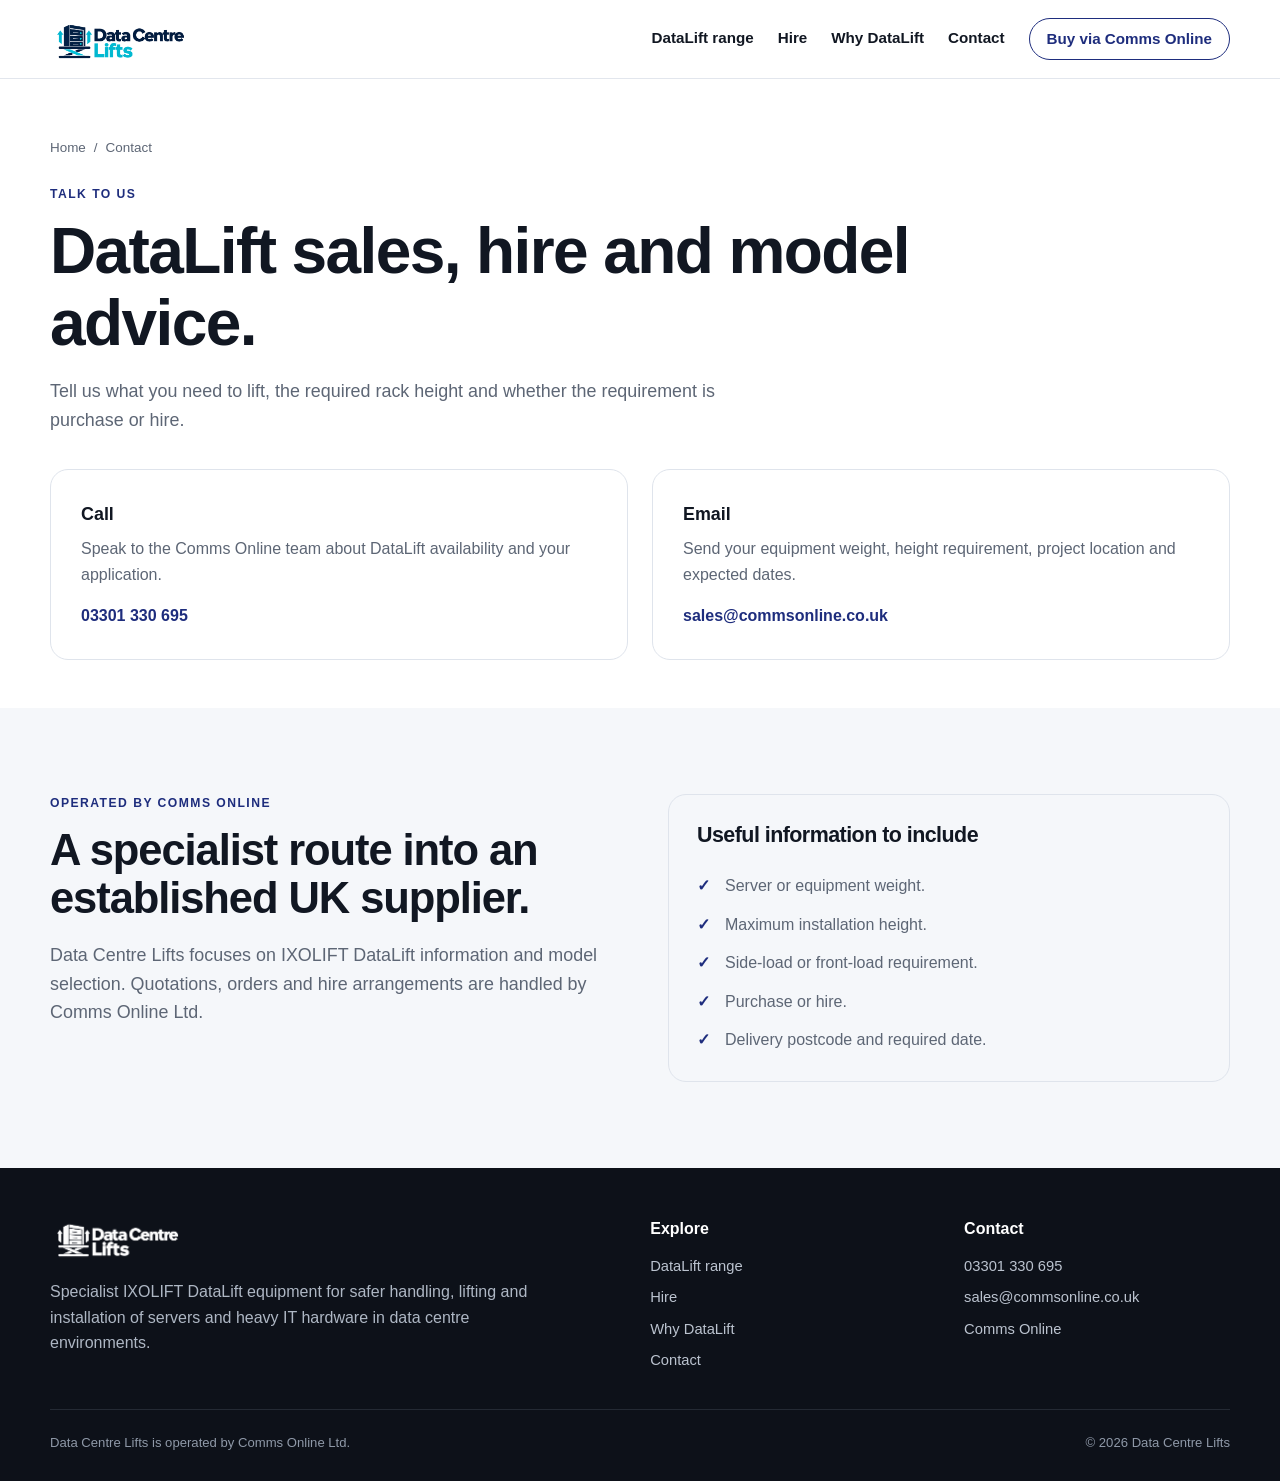
<file: contact.html>
<!doctype html>
    <html lang="en-GB">
    <head>
      <meta charset="utf-8">
      <meta name="viewport" content="width=device-width,initial-scale=1">
      <title>Contact Data Centre Lifts | IXOLIFT Sales & Hire</title>
      <meta name="description" content="Contact Data Centre Lifts for IXOLIFT DataLift sales, hire enquiries and model advice. Commercial supply is handled by Comms Online Ltd.">
      <link rel="canonical" href="https://datacentrelifts.co.uk/contact.html">
      <meta name="robots" content="index,follow,max-image-preview:large">
      <meta property="og:type" content="website">
      <meta property="og:site_name" content="Data Centre Lifts">
      <meta property="og:title" content="Contact Data Centre Lifts | IXOLIFT Sales & Hire">
      <meta property="og:description" content="Contact Data Centre Lifts for IXOLIFT DataLift sales, hire enquiries and model advice. Commercial supply is handled by Comms Online Ltd.">
      <meta property="og:url" content="https://datacentrelifts.co.uk/contact.html">
      <meta property="og:image" content="https://datacentrelifts.co.uk/images/og-data-centre-lifts.jpg">
      <meta name="twitter:card" content="summary_large_image">
      <link rel="stylesheet" href="styles.css">
      <link rel="icon" href="images/favicon.png">

    </head>
    <body>

<header class="site-header">
  <div class="container header-inner">
    <a class="brand" href="index.html" aria-label="Data Centre Lifts home">
      <img src="images/data-centre-lifts-logo.png" alt="Data Centre Lifts" onerror="this.style.display='none';this.nextElementSibling.style.display='block';">
      <span class="brand-fallback">DATA CENTRE<br>LIFTS</span>
    </a>
    <button class="menu-btn" aria-label="Open navigation" aria-expanded="false">
      <span></span><span></span><span></span>
    </button>
    <nav class="nav" aria-label="Main navigation">
      <a href="index.html#range">DataLift range</a>
      <a href="hire.html">Hire</a>
      <a href="index.html#why">Why DataLift</a>
      <a href="contact.html">Contact</a>
      <a class="header-cta" href="https://commsonline.co.uk/collections/server-lifters" target="_blank" rel="noopener">Buy via Comms Online</a>
    </nav>
  </div>
</header>

    <main>

<section class="page-hero">
  <div class="container">
    <div class="breadcrumbs"><a href="index.html">Home</a><span>/</span><span>Contact</span></div>
    <div>
      <p class="eyebrow">Talk to us</p>
      <h1>DataLift sales, hire and model advice.</h1>
      <p class="lead" style="margin-top:18px">Tell us what you need to lift, the required rack height and whether the requirement is purchase or hire.</p>
    </div>
    <div class="contact-grid">
      <div class="contact-card">
        <strong>Call</strong>
        <p>Speak to the Comms Online team about DataLift availability and your application.</p>
        <p style="margin-top:16px"><a href="tel:03301330695">03301 330 695</a></p>
      </div>
      <div class="contact-card">
        <strong>Email</strong>
        <p>Send your equipment weight, height requirement, project location and expected dates.</p>
        <p style="margin-top:16px"><a href="mailto:sales@commsonline.co.uk?subject=DataLift%20enquiry">sales@commsonline.co.uk</a></p>
      </div>
    </div>
  </div>
</section>

<section class="section section-soft">
  <div class="container two-col">
    <div>
      <p class="eyebrow">Operated by Comms Online</p>
      <h2>A specialist route into an established UK supplier.</h2>
      <p class="lead" style="margin-top:18px">Data Centre Lifts focuses on IXOLIFT DataLift information and model selection. Quotations, orders and hire arrangements are handled by Comms Online Ltd.</p>
    </div>
    <div class="info-card">
      <h3>Useful information to include</h3>
      <ul class="check-list">
        <li>Server or equipment weight.</li>
        <li>Maximum installation height.</li>
        <li>Side-load or front-load requirement.</li>
        <li>Purchase or hire.</li>
        <li>Delivery postcode and required date.</li>
      </ul>
    </div>
  </div>
</section>

    </main>

<footer class="site-footer">
  <div class="container">
    <div class="footer-grid">
      <div class="footer-brand">
        <img src="images/data-centre-lifts-logo.png" alt="Data Centre Lifts" onerror="this.style.display='none';">
        <p>Specialist IXOLIFT DataLift equipment for safer handling, lifting and installation of servers and heavy IT hardware in data centre environments.</p>
      </div>
      <div>
        <div class="footer-title">Explore</div>
        <div class="footer-links">
          <a href="index.html#range">DataLift range</a>
          <a href="hire.html">Hire</a>
          <a href="index.html#why">Why DataLift</a>
          <a href="contact.html">Contact</a>
        </div>
      </div>
      <div>
        <div class="footer-title">Contact</div>
        <div class="footer-links">
          <a href="tel:03301330695">03301 330 695</a>
          <a href="mailto:sales@commsonline.co.uk">sales@commsonline.co.uk</a>
          <a href="https://commsonline.co.uk" target="_blank" rel="noopener">Comms Online</a>
        </div>
      </div>
    </div>
    <div class="footer-bottom">
      <div>Data Centre Lifts is operated by Comms Online Ltd.</div>
      <span>© <span data-year></span> Data Centre Lifts</span>
    </div>
  </div>
</footer>

    <script src="script.js"></script>
    </body>
    </html>
</file>
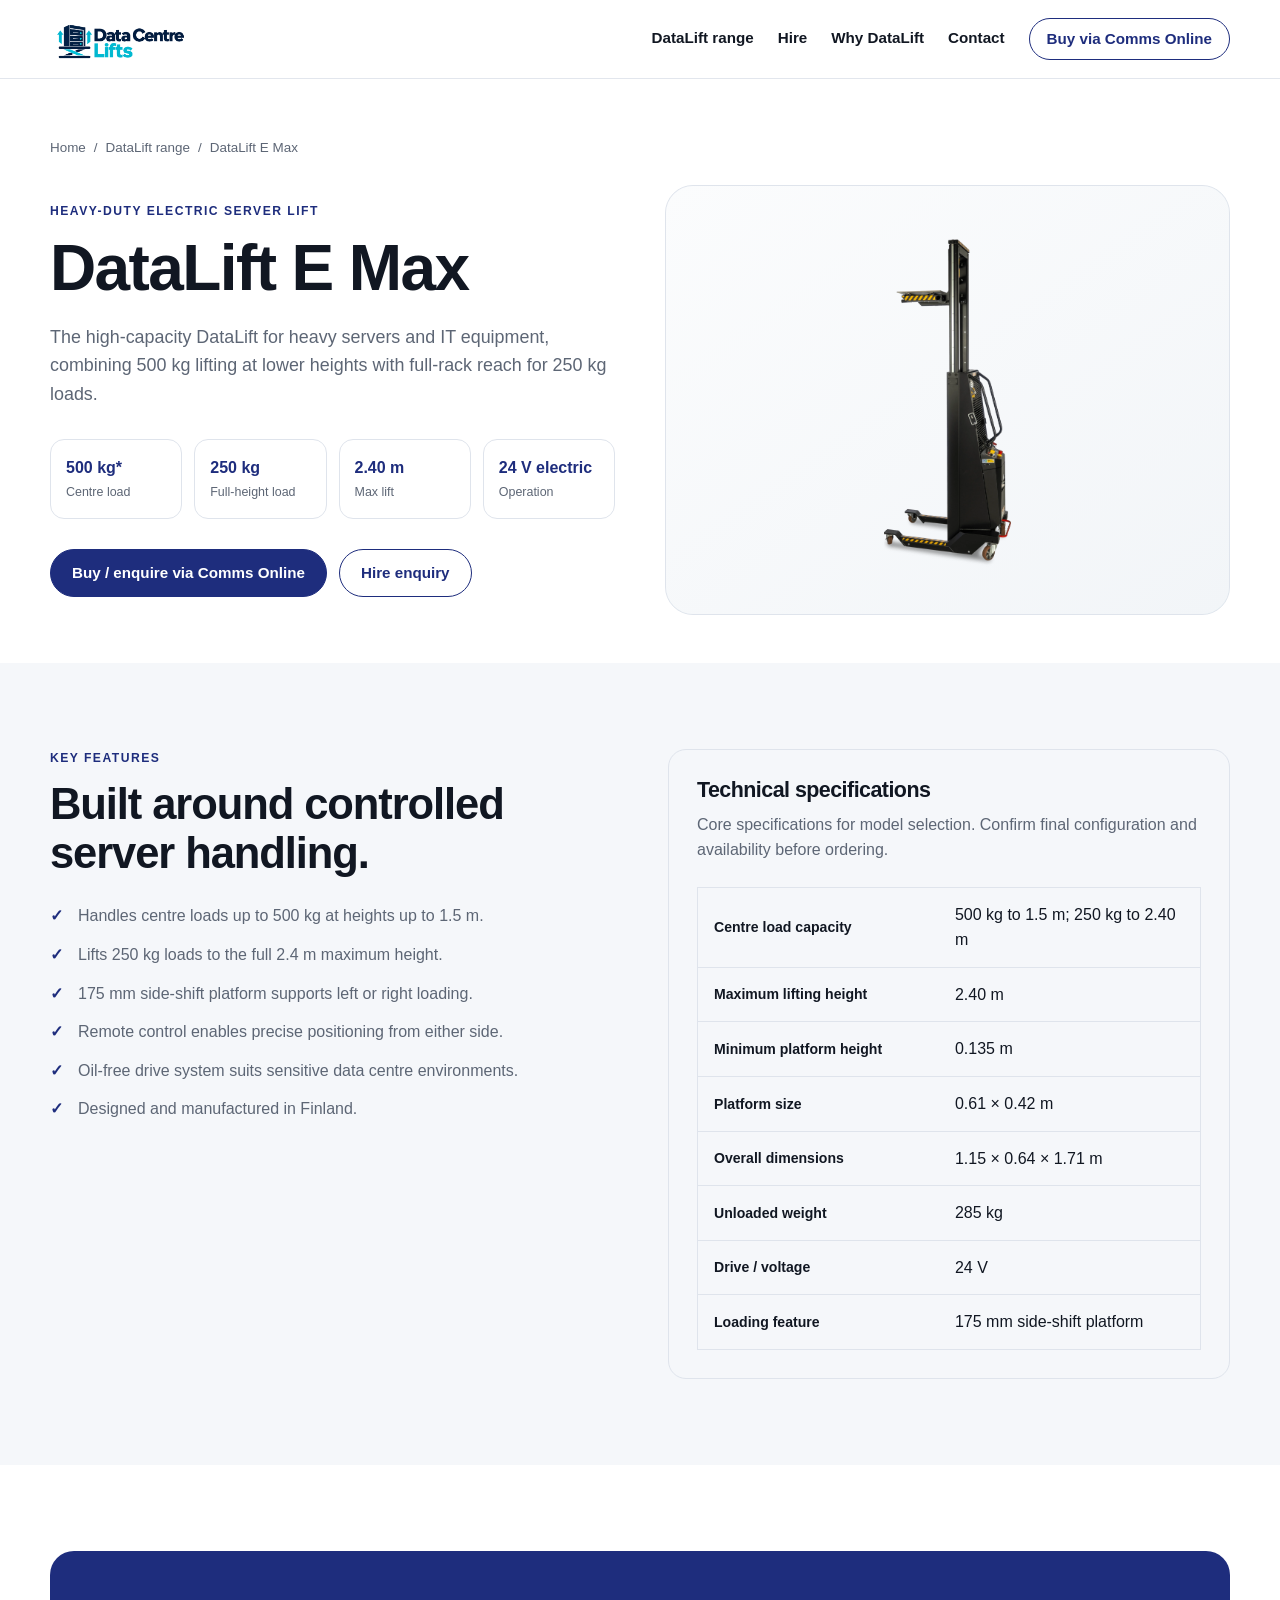
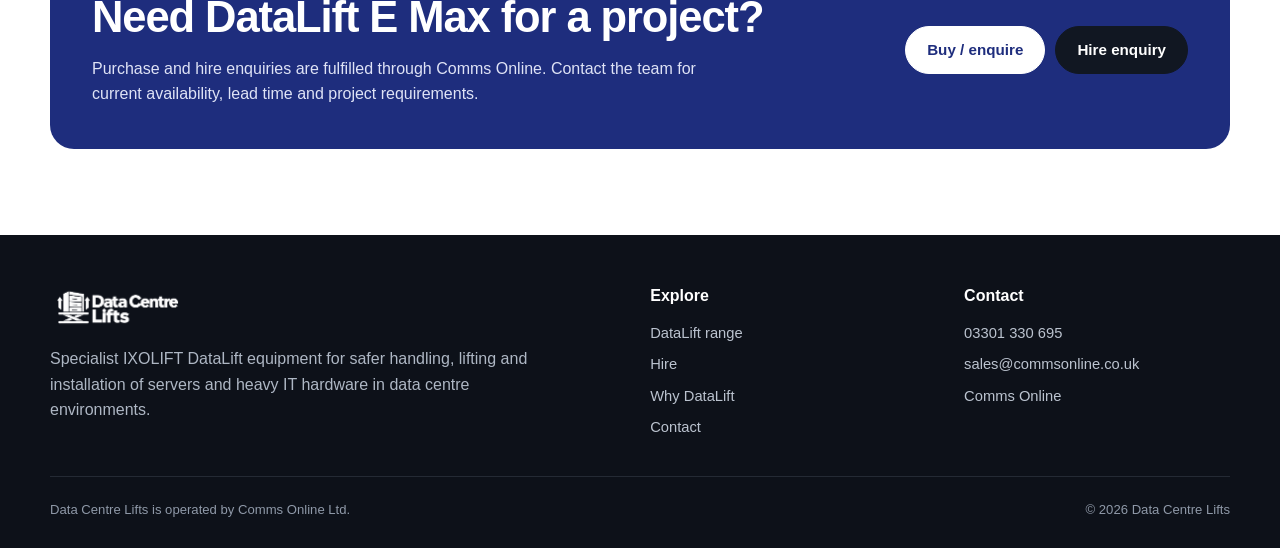
<file: datalift-e-max.html>
<!doctype html>
    <html lang="en-GB">
    <head>
      <meta charset="utf-8">
      <meta name="viewport" content="width=device-width,initial-scale=1">
      <title>DataLift E Max 500kg Server Lift | Data Centre Lifts</title>
      <meta name="description" content="IXOLIFT DataLift E Max heavy-duty server lifter for up to 500 kg at 1.5 m and 250 kg at 2.4 m, with remote control and side-shift platform.">
      <link rel="canonical" href="https://datacentrelifts.co.uk/datalift-e-max.html">
      <meta name="robots" content="index,follow,max-image-preview:large">
      <meta property="og:type" content="website">
      <meta property="og:site_name" content="Data Centre Lifts">
      <meta property="og:title" content="DataLift E Max 500kg Server Lift | Data Centre Lifts">
      <meta property="og:description" content="IXOLIFT DataLift E Max heavy-duty server lifter for up to 500 kg at 1.5 m and 250 kg at 2.4 m, with remote control and side-shift platform.">
      <meta property="og:url" content="https://datacentrelifts.co.uk/datalift-e-max.html">
      <meta property="og:image" content="https://datacentrelifts.co.uk/images/og-data-centre-lifts.jpg">
      <meta name="twitter:card" content="summary_large_image">
      <link rel="stylesheet" href="styles.css">
      <link rel="icon" href="images/favicon.png">

<script type="application/ld+json">
{
  "@context":"https://schema.org",
  "@type":"Product",
  "name":"IXOLIFT DataLift E Max",
  "brand":{"@type":"Brand","name":"IXOLIFT"},
  "url":"https://datacentrelifts.co.uk/datalift-e-max.html",
  "description":"IXOLIFT DataLift E Max heavy-duty server lifter for up to 500 kg at 1.5 m and 250 kg at 2.4 m, with remote control and side-shift platform."
}
</script>

    </head>
    <body>

<header class="site-header">
  <div class="container header-inner">
    <a class="brand" href="index.html" aria-label="Data Centre Lifts home">
      <img src="images/data-centre-lifts-logo.png" alt="Data Centre Lifts" onerror="this.style.display='none';this.nextElementSibling.style.display='block';">
      <span class="brand-fallback">DATA CENTRE<br>LIFTS</span>
    </a>
    <button class="menu-btn" aria-label="Open navigation" aria-expanded="false">
      <span></span><span></span><span></span>
    </button>
    <nav class="nav" aria-label="Main navigation">
      <a href="index.html#range">DataLift range</a>
      <a href="hire.html">Hire</a>
      <a href="index.html#why">Why DataLift</a>
      <a href="contact.html">Contact</a>
      <a class="header-cta" href="https://commsonline.co.uk/collections/server-lifters" target="_blank" rel="noopener">Buy via Comms Online</a>
    </nav>
  </div>
</header>

    <main>

<section class="page-hero">
  <div class="container">
    <div class="breadcrumbs"><a href="index.html">Home</a><span>/</span><a href="index.html#range">DataLift range</a><span>/</span><span>DataLift E Max</span></div>
    <div class="page-hero-grid">
      <div>
        <p class="eyebrow">Heavy-duty electric server lift</p>
        <h1>DataLift E Max</h1>
        <p class="lead">The high-capacity DataLift for heavy servers and IT equipment, combining 500 kg lifting at lower heights with full-rack reach for 250 kg loads.</p>
        <div class="key-specs"><div class="key-spec"><strong>500 kg*</strong><span>Centre load</span></div>
<div class="key-spec"><strong>250 kg</strong><span>Full-height load</span></div>
<div class="key-spec"><strong>2.40 m</strong><span>Max lift</span></div>
<div class="key-spec"><strong>24 V electric</strong><span>Operation</span></div></div>
        <div class="button-row">
          <a class="btn btn-primary" href="https://commsonline.co.uk/products/datalift-e-max-500kg-server-lifter" target="_blank" rel="noopener">Buy / enquire via Comms Online</a>
          <a class="btn btn-secondary" href="hire.html">Hire enquiry</a>
        </div>
      </div>
      <div class="page-image" data-placeholder="Add datalift-e-max-500kg-server-lifter-01-main.jpg">
        <img src="images/datalift-e-max-side.webp" alt="IXOLIFT DataLift E Max 500kg heavy-duty server lifter" onerror="this.remove()">
      </div>
    </div>
  </div>
</section>

<section class="section section-soft">
  <div class="container two-col">
    <div>
      <p class="eyebrow">Key features</p>
      <h2>Built around controlled server handling.</h2>
      <ul class="check-list"><li>Handles centre loads up to 500 kg at heights up to 1.5 m.</li>
<li>Lifts 250 kg loads to the full 2.4 m maximum height.</li>
<li>175 mm side-shift platform supports left or right loading.</li>
<li>Remote control enables precise positioning from either side.</li>
<li>Oil-free drive system suits sensitive data centre environments.</li>
<li>Designed and manufactured in Finland.</li></ul>
    </div>
    <div class="info-card">
      <h3>Technical specifications</h3>
      <p>Core specifications for model selection. Confirm final configuration and availability before ordering.</p>
      <table class="spec-table"><tr><th>Centre load capacity</th><td>500 kg to 1.5 m; 250 kg to 2.40 m</td></tr>
<tr><th>Maximum lifting height</th><td>2.40 m</td></tr>
<tr><th>Minimum platform height</th><td>0.135 m</td></tr>
<tr><th>Platform size</th><td>0.61 × 0.42 m</td></tr>
<tr><th>Overall dimensions</th><td>1.15 × 0.64 × 1.71 m</td></tr>
<tr><th>Unloaded weight</th><td>285 kg</td></tr>
<tr><th>Drive / voltage</th><td>24 V</td></tr>
<tr><th>Loading feature</th><td>175 mm side-shift platform</td></tr></table>
    </div>
  </div>
</section>

<section class="section">
  <div class="container cta-panel">
    <div>
      <h2>Need DataLift E Max for a project?</h2>
      <p>Purchase and hire enquiries are fulfilled through Comms Online. Contact the team for current availability, lead time and project requirements.</p>
    </div>
    <div class="cta-actions">
      <a class="btn btn-light" href="https://commsonline.co.uk/products/datalift-e-max-500kg-server-lifter" target="_blank" rel="noopener">Buy / enquire</a>
      <a class="btn btn-dark" href="mailto:sales@commsonline.co.uk?subject=DataLift%20E%20Max%20hire%20enquiry">Hire enquiry</a>
    </div>
  </div>
</section>

    </main>

<footer class="site-footer">
  <div class="container">
    <div class="footer-grid">
      <div class="footer-brand">
        <img src="images/data-centre-lifts-logo.png" alt="Data Centre Lifts" onerror="this.style.display='none';">
        <p>Specialist IXOLIFT DataLift equipment for safer handling, lifting and installation of servers and heavy IT hardware in data centre environments.</p>
      </div>
      <div>
        <div class="footer-title">Explore</div>
        <div class="footer-links">
          <a href="index.html#range">DataLift range</a>
          <a href="hire.html">Hire</a>
          <a href="index.html#why">Why DataLift</a>
          <a href="contact.html">Contact</a>
        </div>
      </div>
      <div>
        <div class="footer-title">Contact</div>
        <div class="footer-links">
          <a href="tel:03301330695">03301 330 695</a>
          <a href="mailto:sales@commsonline.co.uk">sales@commsonline.co.uk</a>
          <a href="https://commsonline.co.uk" target="_blank" rel="noopener">Comms Online</a>
        </div>
      </div>
    </div>
    <div class="footer-bottom">
      <div>Data Centre Lifts is operated by Comms Online Ltd.</div>
      <span>© <span data-year></span> Data Centre Lifts</span>
    </div>
  </div>
</footer>

    <script src="script.js"></script>
    </body>
    </html>
</file>
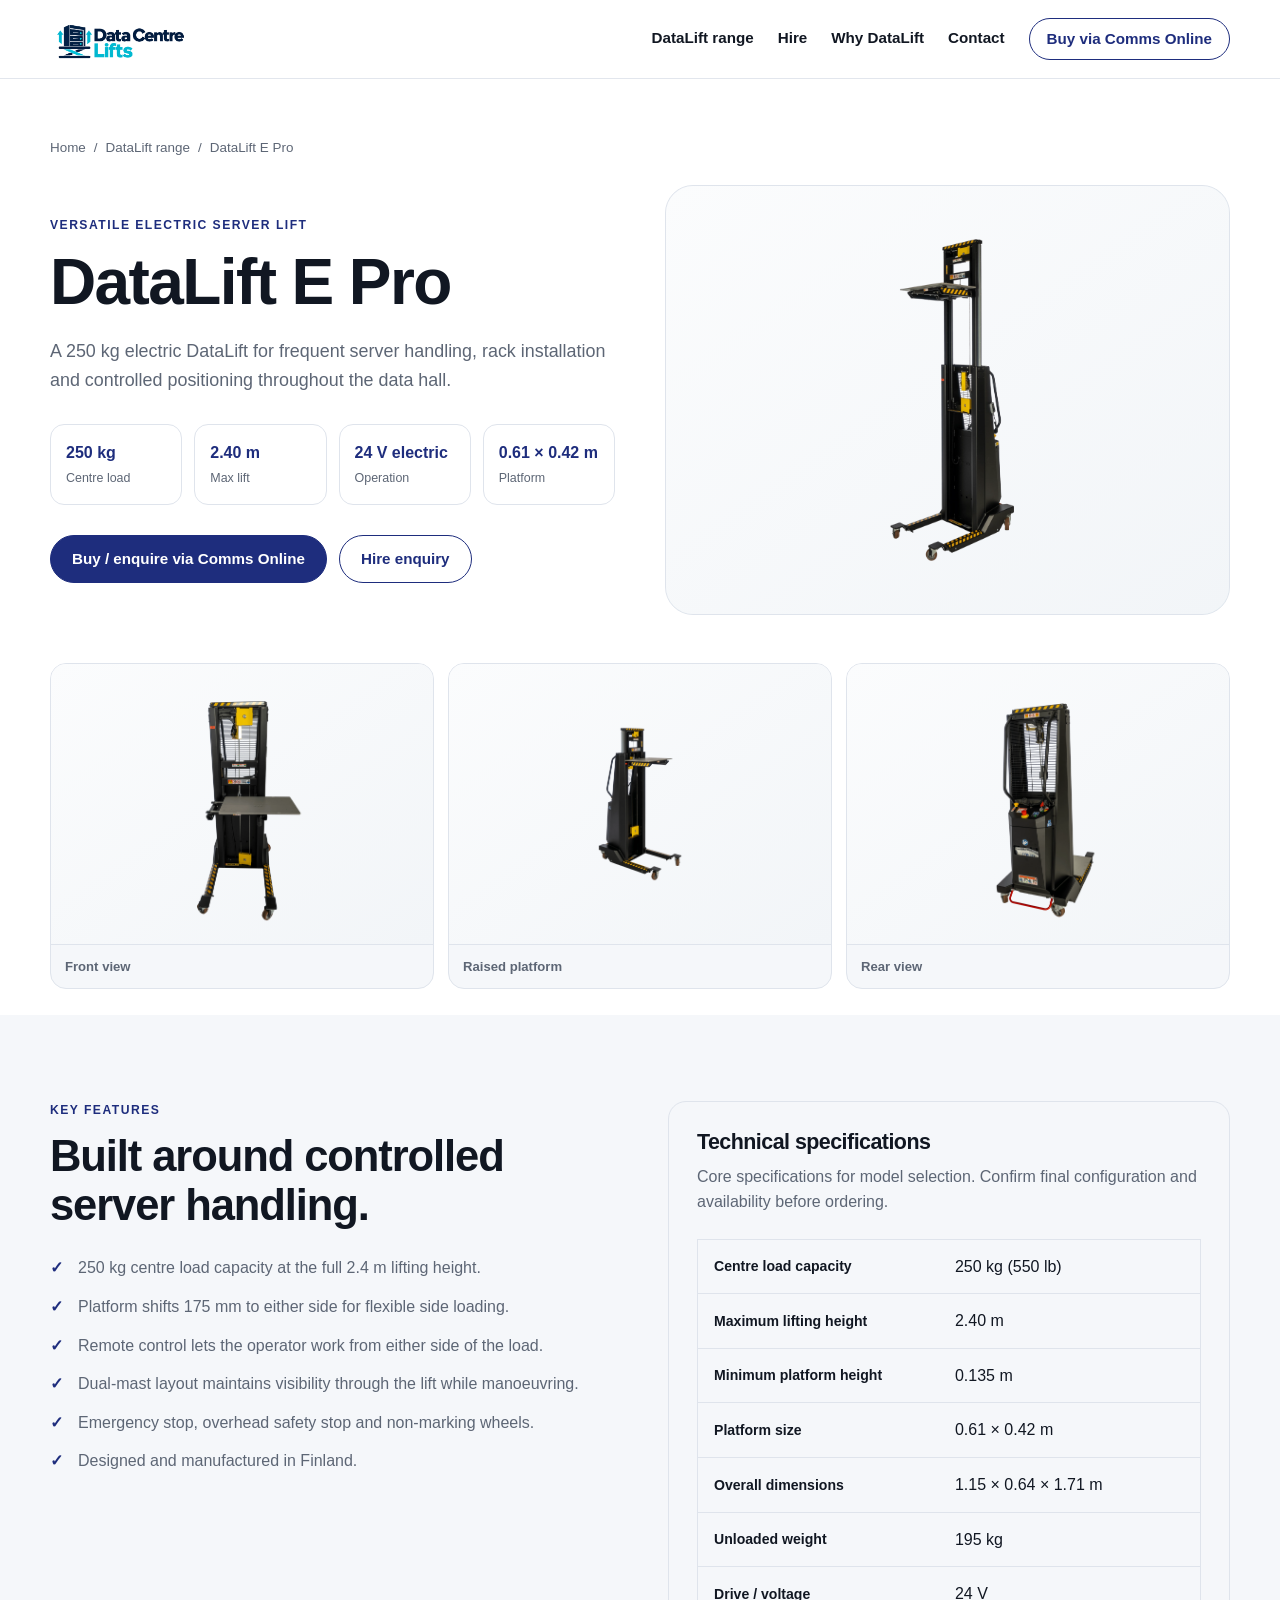
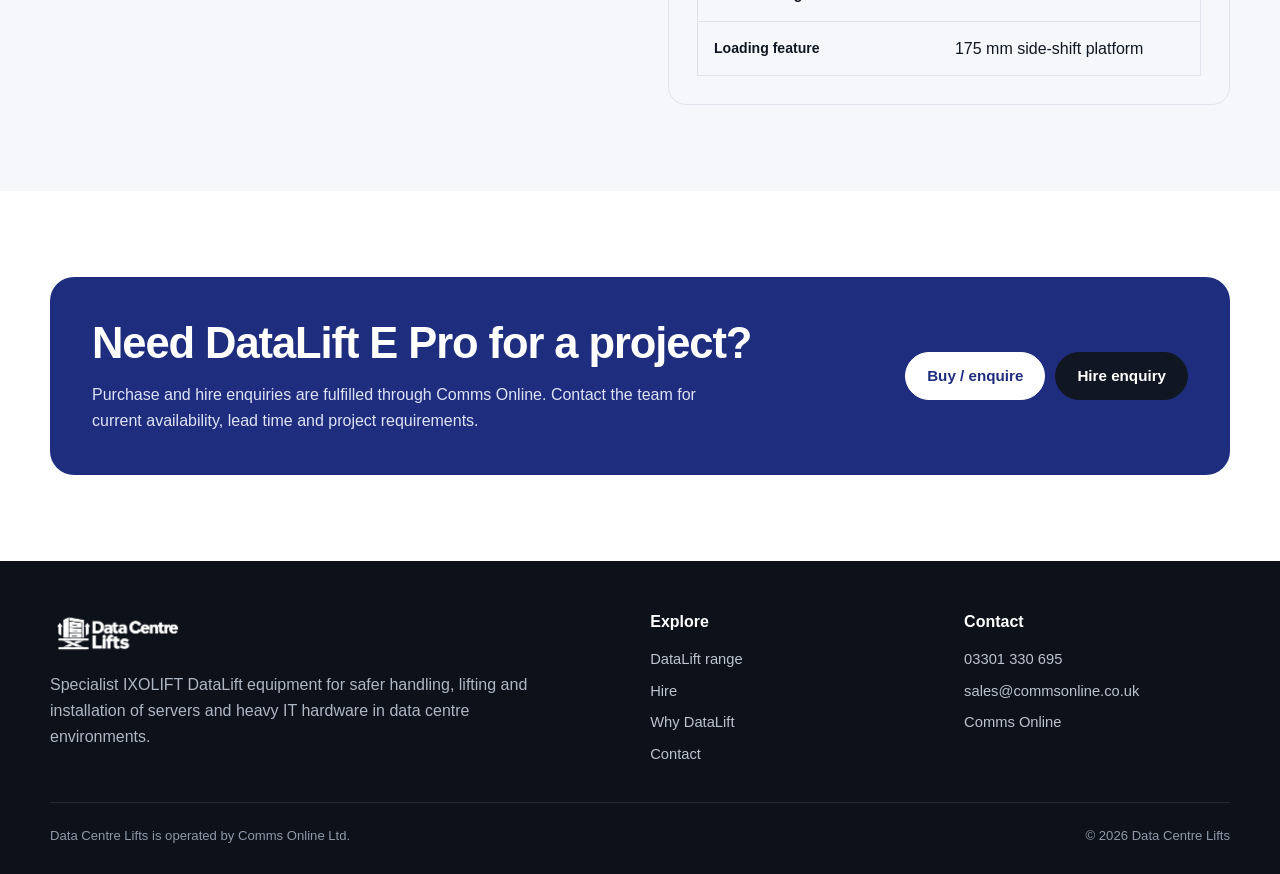
<file: datalift-e-pro.html>
<!doctype html>
    <html lang="en-GB">
    <head>
      <meta charset="utf-8">
      <meta name="viewport" content="width=device-width,initial-scale=1">
      <title>DataLift E Pro 250kg Server Lift | Data Centre Lifts</title>
      <meta name="description" content="IXOLIFT DataLift E Pro electric server lifter with 250 kg capacity, 2.4 m lift height, remote control and 175 mm side-shift platform.">
      <link rel="canonical" href="https://datacentrelifts.co.uk/datalift-e-pro.html">
      <meta name="robots" content="index,follow,max-image-preview:large">
      <meta property="og:type" content="website">
      <meta property="og:site_name" content="Data Centre Lifts">
      <meta property="og:title" content="DataLift E Pro 250kg Server Lift | Data Centre Lifts">
      <meta property="og:description" content="IXOLIFT DataLift E Pro electric server lifter with 250 kg capacity, 2.4 m lift height, remote control and 175 mm side-shift platform.">
      <meta property="og:url" content="https://datacentrelifts.co.uk/datalift-e-pro.html">
      <meta property="og:image" content="https://datacentrelifts.co.uk/images/og-data-centre-lifts.jpg">
      <meta name="twitter:card" content="summary_large_image">
      <link rel="stylesheet" href="styles.css">
      <link rel="icon" href="images/favicon.png">

<script type="application/ld+json">
{
  "@context":"https://schema.org",
  "@type":"Product",
  "name":"IXOLIFT DataLift E Pro",
  "brand":{"@type":"Brand","name":"IXOLIFT"},
  "url":"https://datacentrelifts.co.uk/datalift-e-pro.html",
  "description":"IXOLIFT DataLift E Pro electric server lifter with 250 kg capacity, 2.4 m lift height, remote control and 175 mm side-shift platform."
}
</script>

    </head>
    <body>

<header class="site-header">
  <div class="container header-inner">
    <a class="brand" href="index.html" aria-label="Data Centre Lifts home">
      <img src="images/data-centre-lifts-logo.png" alt="Data Centre Lifts" onerror="this.style.display='none';this.nextElementSibling.style.display='block';">
      <span class="brand-fallback">DATA CENTRE<br>LIFTS</span>
    </a>
    <button class="menu-btn" aria-label="Open navigation" aria-expanded="false">
      <span></span><span></span><span></span>
    </button>
    <nav class="nav" aria-label="Main navigation">
      <a href="index.html#range">DataLift range</a>
      <a href="hire.html">Hire</a>
      <a href="index.html#why">Why DataLift</a>
      <a href="contact.html">Contact</a>
      <a class="header-cta" href="https://commsonline.co.uk/collections/server-lifters" target="_blank" rel="noopener">Buy via Comms Online</a>
    </nav>
  </div>
</header>

    <main>

<section class="page-hero">
  <div class="container">
    <div class="breadcrumbs"><a href="index.html">Home</a><span>/</span><a href="index.html#range">DataLift range</a><span>/</span><span>DataLift E Pro</span></div>
    <div class="page-hero-grid">
      <div>
        <p class="eyebrow">Versatile electric server lift</p>
        <h1>DataLift E Pro</h1>
        <p class="lead">A 250 kg electric DataLift for frequent server handling, rack installation and controlled positioning throughout the data hall.</p>
        <div class="key-specs"><div class="key-spec"><strong>250 kg</strong><span>Centre load</span></div>
<div class="key-spec"><strong>2.40 m</strong><span>Max lift</span></div>
<div class="key-spec"><strong>24 V electric</strong><span>Operation</span></div>
<div class="key-spec"><strong>0.61 × 0.42 m</strong><span>Platform</span></div></div>
        <div class="button-row">
          <a class="btn btn-primary" href="https://commsonline.co.uk/products/datalift-e-pro-250kg-server-lifter" target="_blank" rel="noopener">Buy / enquire via Comms Online</a>
          <a class="btn btn-secondary" href="hire.html">Hire enquiry</a>
        </div>
      </div>
      <div class="page-image" data-placeholder="Add datalift-e-pro-250kg-server-lifter-01-main.jpg">
        <img src="images/datalift-e-pro-hero.webp" alt="IXOLIFT DataLift E Pro 250kg electric server lifter" onerror="this.remove()">
      </div>
    </div>
  </div>
</section>

<section class="product-gallery-section" aria-label="DataLift E Pro product views">
  <div class="container">
    <div class="product-gallery">
      <figure><img src="images/datalift-e-pro-front.webp" alt="DataLift E Pro front view"><figcaption>Front view</figcaption></figure>
      <figure><img src="images/datalift-e-pro-side.webp" alt="DataLift E Pro raised platform view"><figcaption>Raised platform</figcaption></figure>
      <figure><img src="images/datalift-e-pro-back.webp" alt="DataLift E Pro rear view"><figcaption>Rear view</figcaption></figure>
    </div>
  </div>
</section>

<section class="section section-soft">
  <div class="container two-col">
    <div>
      <p class="eyebrow">Key features</p>
      <h2>Built around controlled server handling.</h2>
      <ul class="check-list"><li>250 kg centre load capacity at the full 2.4 m lifting height.</li>
<li>Platform shifts 175 mm to either side for flexible side loading.</li>
<li>Remote control lets the operator work from either side of the load.</li>
<li>Dual-mast layout maintains visibility through the lift while manoeuvring.</li>
<li>Emergency stop, overhead safety stop and non-marking wheels.</li>
<li>Designed and manufactured in Finland.</li></ul>
    </div>
    <div class="info-card">
      <h3>Technical specifications</h3>
      <p>Core specifications for model selection. Confirm final configuration and availability before ordering.</p>
      <table class="spec-table"><tr><th>Centre load capacity</th><td>250 kg (550 lb)</td></tr>
<tr><th>Maximum lifting height</th><td>2.40 m</td></tr>
<tr><th>Minimum platform height</th><td>0.135 m</td></tr>
<tr><th>Platform size</th><td>0.61 × 0.42 m</td></tr>
<tr><th>Overall dimensions</th><td>1.15 × 0.64 × 1.71 m</td></tr>
<tr><th>Unloaded weight</th><td>195 kg</td></tr>
<tr><th>Drive / voltage</th><td>24 V</td></tr>
<tr><th>Loading feature</th><td>175 mm side-shift platform</td></tr></table>
    </div>
  </div>
</section>

<section class="section">
  <div class="container cta-panel">
    <div>
      <h2>Need DataLift E Pro for a project?</h2>
      <p>Purchase and hire enquiries are fulfilled through Comms Online. Contact the team for current availability, lead time and project requirements.</p>
    </div>
    <div class="cta-actions">
      <a class="btn btn-light" href="https://commsonline.co.uk/products/datalift-e-pro-250kg-server-lifter" target="_blank" rel="noopener">Buy / enquire</a>
      <a class="btn btn-dark" href="mailto:sales@commsonline.co.uk?subject=DataLift%20E%20Pro%20hire%20enquiry">Hire enquiry</a>
    </div>
  </div>
</section>

    </main>

<footer class="site-footer">
  <div class="container">
    <div class="footer-grid">
      <div class="footer-brand">
        <img src="images/data-centre-lifts-logo.png" alt="Data Centre Lifts" onerror="this.style.display='none';">
        <p>Specialist IXOLIFT DataLift equipment for safer handling, lifting and installation of servers and heavy IT hardware in data centre environments.</p>
      </div>
      <div>
        <div class="footer-title">Explore</div>
        <div class="footer-links">
          <a href="index.html#range">DataLift range</a>
          <a href="hire.html">Hire</a>
          <a href="index.html#why">Why DataLift</a>
          <a href="contact.html">Contact</a>
        </div>
      </div>
      <div>
        <div class="footer-title">Contact</div>
        <div class="footer-links">
          <a href="tel:03301330695">03301 330 695</a>
          <a href="mailto:sales@commsonline.co.uk">sales@commsonline.co.uk</a>
          <a href="https://commsonline.co.uk" target="_blank" rel="noopener">Comms Online</a>
        </div>
      </div>
    </div>
    <div class="footer-bottom">
      <div>Data Centre Lifts is operated by Comms Online Ltd.</div>
      <span>© <span data-year></span> Data Centre Lifts</span>
    </div>
  </div>
</footer>

    <script src="script.js"></script>
    </body>
    </html>
</file>
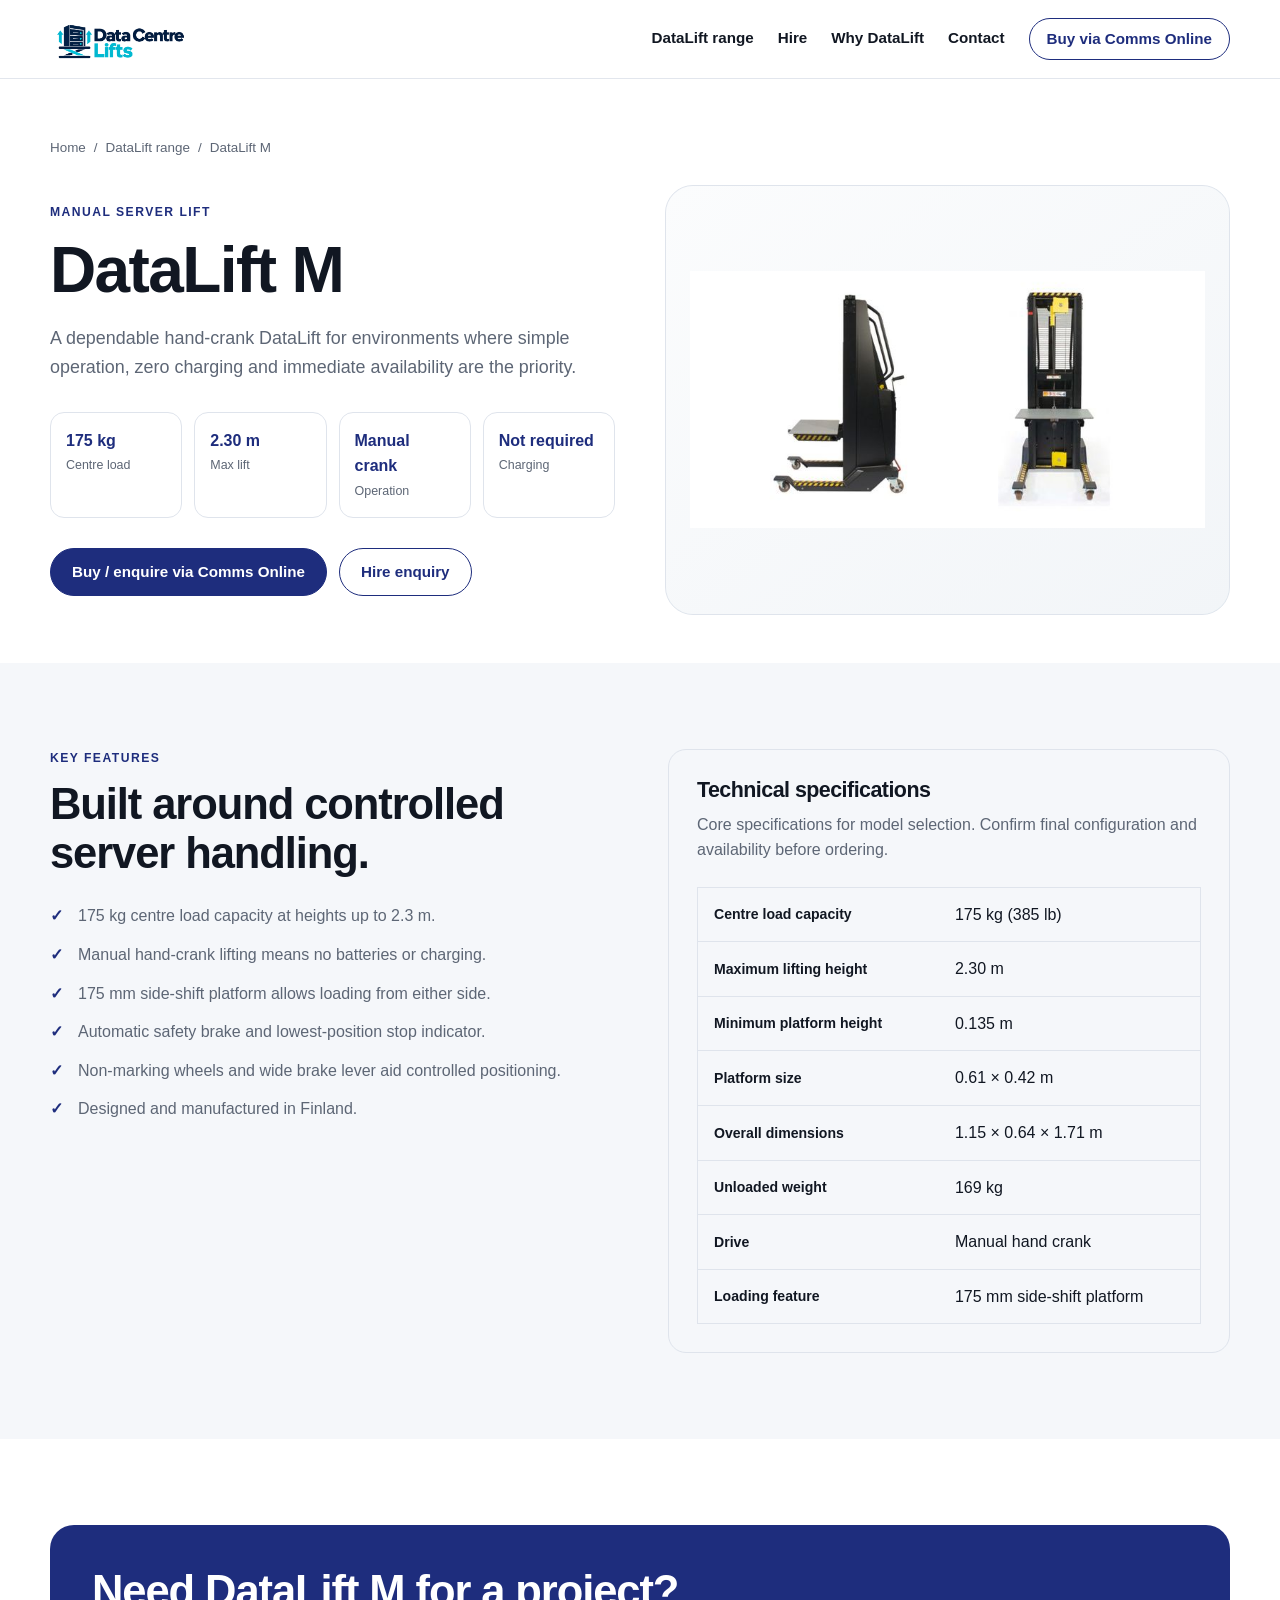
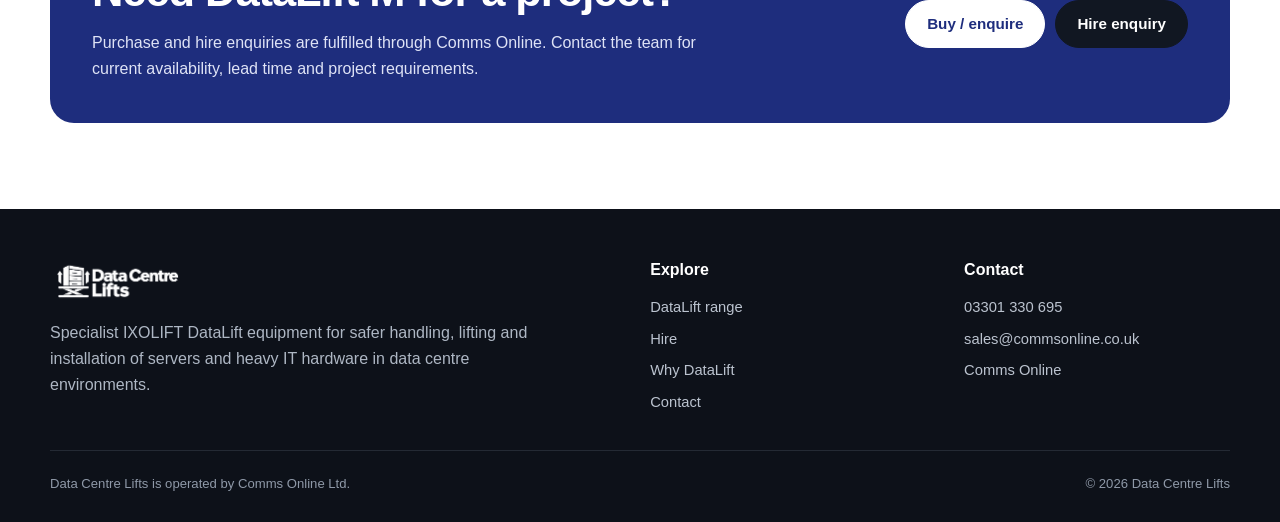
<file: datalift-m.html>
<!doctype html>
    <html lang="en-GB">
    <head>
      <meta charset="utf-8">
      <meta name="viewport" content="width=device-width,initial-scale=1">
      <title>DataLift M 175kg Manual Server Lift | Data Centre Lifts</title>
      <meta name="description" content="IXOLIFT DataLift M manual server lifter with 175 kg capacity, 2.3 m lift height and side-shift platform. No battery charging required.">
      <link rel="canonical" href="https://datacentrelifts.co.uk/datalift-m.html">
      <meta name="robots" content="index,follow,max-image-preview:large">
      <meta property="og:type" content="website">
      <meta property="og:site_name" content="Data Centre Lifts">
      <meta property="og:title" content="DataLift M 175kg Manual Server Lift | Data Centre Lifts">
      <meta property="og:description" content="IXOLIFT DataLift M manual server lifter with 175 kg capacity, 2.3 m lift height and side-shift platform. No battery charging required.">
      <meta property="og:url" content="https://datacentrelifts.co.uk/datalift-m.html">
      <meta property="og:image" content="https://datacentrelifts.co.uk/images/og-data-centre-lifts.jpg">
      <meta name="twitter:card" content="summary_large_image">
      <link rel="stylesheet" href="styles.css">
      <link rel="icon" href="images/favicon.png">

<script type="application/ld+json">
{
  "@context":"https://schema.org",
  "@type":"Product",
  "name":"IXOLIFT DataLift M",
  "brand":{"@type":"Brand","name":"IXOLIFT"},
  "url":"https://datacentrelifts.co.uk/datalift-m.html",
  "description":"IXOLIFT DataLift M manual server lifter with 175 kg capacity, 2.3 m lift height and side-shift platform. No battery charging required."
}
</script>

    </head>
    <body>

<header class="site-header">
  <div class="container header-inner">
    <a class="brand" href="index.html" aria-label="Data Centre Lifts home">
      <img src="images/data-centre-lifts-logo.png" alt="Data Centre Lifts" onerror="this.style.display='none';this.nextElementSibling.style.display='block';">
      <span class="brand-fallback">DATA CENTRE<br>LIFTS</span>
    </a>
    <button class="menu-btn" aria-label="Open navigation" aria-expanded="false">
      <span></span><span></span><span></span>
    </button>
    <nav class="nav" aria-label="Main navigation">
      <a href="index.html#range">DataLift range</a>
      <a href="hire.html">Hire</a>
      <a href="index.html#why">Why DataLift</a>
      <a href="contact.html">Contact</a>
      <a class="header-cta" href="https://commsonline.co.uk/collections/server-lifters" target="_blank" rel="noopener">Buy via Comms Online</a>
    </nav>
  </div>
</header>

    <main>

<section class="page-hero">
  <div class="container">
    <div class="breadcrumbs"><a href="index.html">Home</a><span>/</span><a href="index.html#range">DataLift range</a><span>/</span><span>DataLift M</span></div>
    <div class="page-hero-grid">
      <div>
        <p class="eyebrow">Manual server lift</p>
        <h1>DataLift M</h1>
        <p class="lead">A dependable hand-crank DataLift for environments where simple operation, zero charging and immediate availability are the priority.</p>
        <div class="key-specs"><div class="key-spec"><strong>175 kg</strong><span>Centre load</span></div>
<div class="key-spec"><strong>2.30 m</strong><span>Max lift</span></div>
<div class="key-spec"><strong>Manual crank</strong><span>Operation</span></div>
<div class="key-spec"><strong>Not required</strong><span>Charging</span></div></div>
        <div class="button-row">
          <a class="btn btn-primary" href="https://commsonline.co.uk/products/datalift-m-manual-server-lifter" target="_blank" rel="noopener">Buy / enquire via Comms Online</a>
          <a class="btn btn-secondary" href="hire.html">Hire enquiry</a>
        </div>
      </div>
      <div class="page-image" data-placeholder="Add datalift-m-manual-server-lifter-01-main.jpg">
        <img src="images/datalift-m-equipment-lifter.jpg" alt="IXOLIFT DataLift M 175kg manual server lifter" onerror="this.remove()">
      </div>
    </div>
  </div>
</section>

<section class="section section-soft">
  <div class="container two-col">
    <div>
      <p class="eyebrow">Key features</p>
      <h2>Built around controlled server handling.</h2>
      <ul class="check-list"><li>175 kg centre load capacity at heights up to 2.3 m.</li>
<li>Manual hand-crank lifting means no batteries or charging.</li>
<li>175 mm side-shift platform allows loading from either side.</li>
<li>Automatic safety brake and lowest-position stop indicator.</li>
<li>Non-marking wheels and wide brake lever aid controlled positioning.</li>
<li>Designed and manufactured in Finland.</li></ul>
    </div>
    <div class="info-card">
      <h3>Technical specifications</h3>
      <p>Core specifications for model selection. Confirm final configuration and availability before ordering.</p>
      <table class="spec-table"><tr><th>Centre load capacity</th><td>175 kg (385 lb)</td></tr>
<tr><th>Maximum lifting height</th><td>2.30 m</td></tr>
<tr><th>Minimum platform height</th><td>0.135 m</td></tr>
<tr><th>Platform size</th><td>0.61 × 0.42 m</td></tr>
<tr><th>Overall dimensions</th><td>1.15 × 0.64 × 1.71 m</td></tr>
<tr><th>Unloaded weight</th><td>169 kg</td></tr>
<tr><th>Drive</th><td>Manual hand crank</td></tr>
<tr><th>Loading feature</th><td>175 mm side-shift platform</td></tr></table>
    </div>
  </div>
</section>

<section class="section">
  <div class="container cta-panel">
    <div>
      <h2>Need DataLift M for a project?</h2>
      <p>Purchase and hire enquiries are fulfilled through Comms Online. Contact the team for current availability, lead time and project requirements.</p>
    </div>
    <div class="cta-actions">
      <a class="btn btn-light" href="https://commsonline.co.uk/products/datalift-m-manual-server-lifter" target="_blank" rel="noopener">Buy / enquire</a>
      <a class="btn btn-dark" href="mailto:sales@commsonline.co.uk?subject=DataLift%20M%20hire%20enquiry">Hire enquiry</a>
    </div>
  </div>
</section>

    </main>

<footer class="site-footer">
  <div class="container">
    <div class="footer-grid">
      <div class="footer-brand">
        <img src="images/data-centre-lifts-logo.png" alt="Data Centre Lifts" onerror="this.style.display='none';">
        <p>Specialist IXOLIFT DataLift equipment for safer handling, lifting and installation of servers and heavy IT hardware in data centre environments.</p>
      </div>
      <div>
        <div class="footer-title">Explore</div>
        <div class="footer-links">
          <a href="index.html#range">DataLift range</a>
          <a href="hire.html">Hire</a>
          <a href="index.html#why">Why DataLift</a>
          <a href="contact.html">Contact</a>
        </div>
      </div>
      <div>
        <div class="footer-title">Contact</div>
        <div class="footer-links">
          <a href="tel:03301330695">03301 330 695</a>
          <a href="mailto:sales@commsonline.co.uk">sales@commsonline.co.uk</a>
          <a href="https://commsonline.co.uk" target="_blank" rel="noopener">Comms Online</a>
        </div>
      </div>
    </div>
    <div class="footer-bottom">
      <div>Data Centre Lifts is operated by Comms Online Ltd.</div>
      <span>© <span data-year></span> Data Centre Lifts</span>
    </div>
  </div>
</footer>

    <script src="script.js"></script>
    </body>
    </html>
</file>
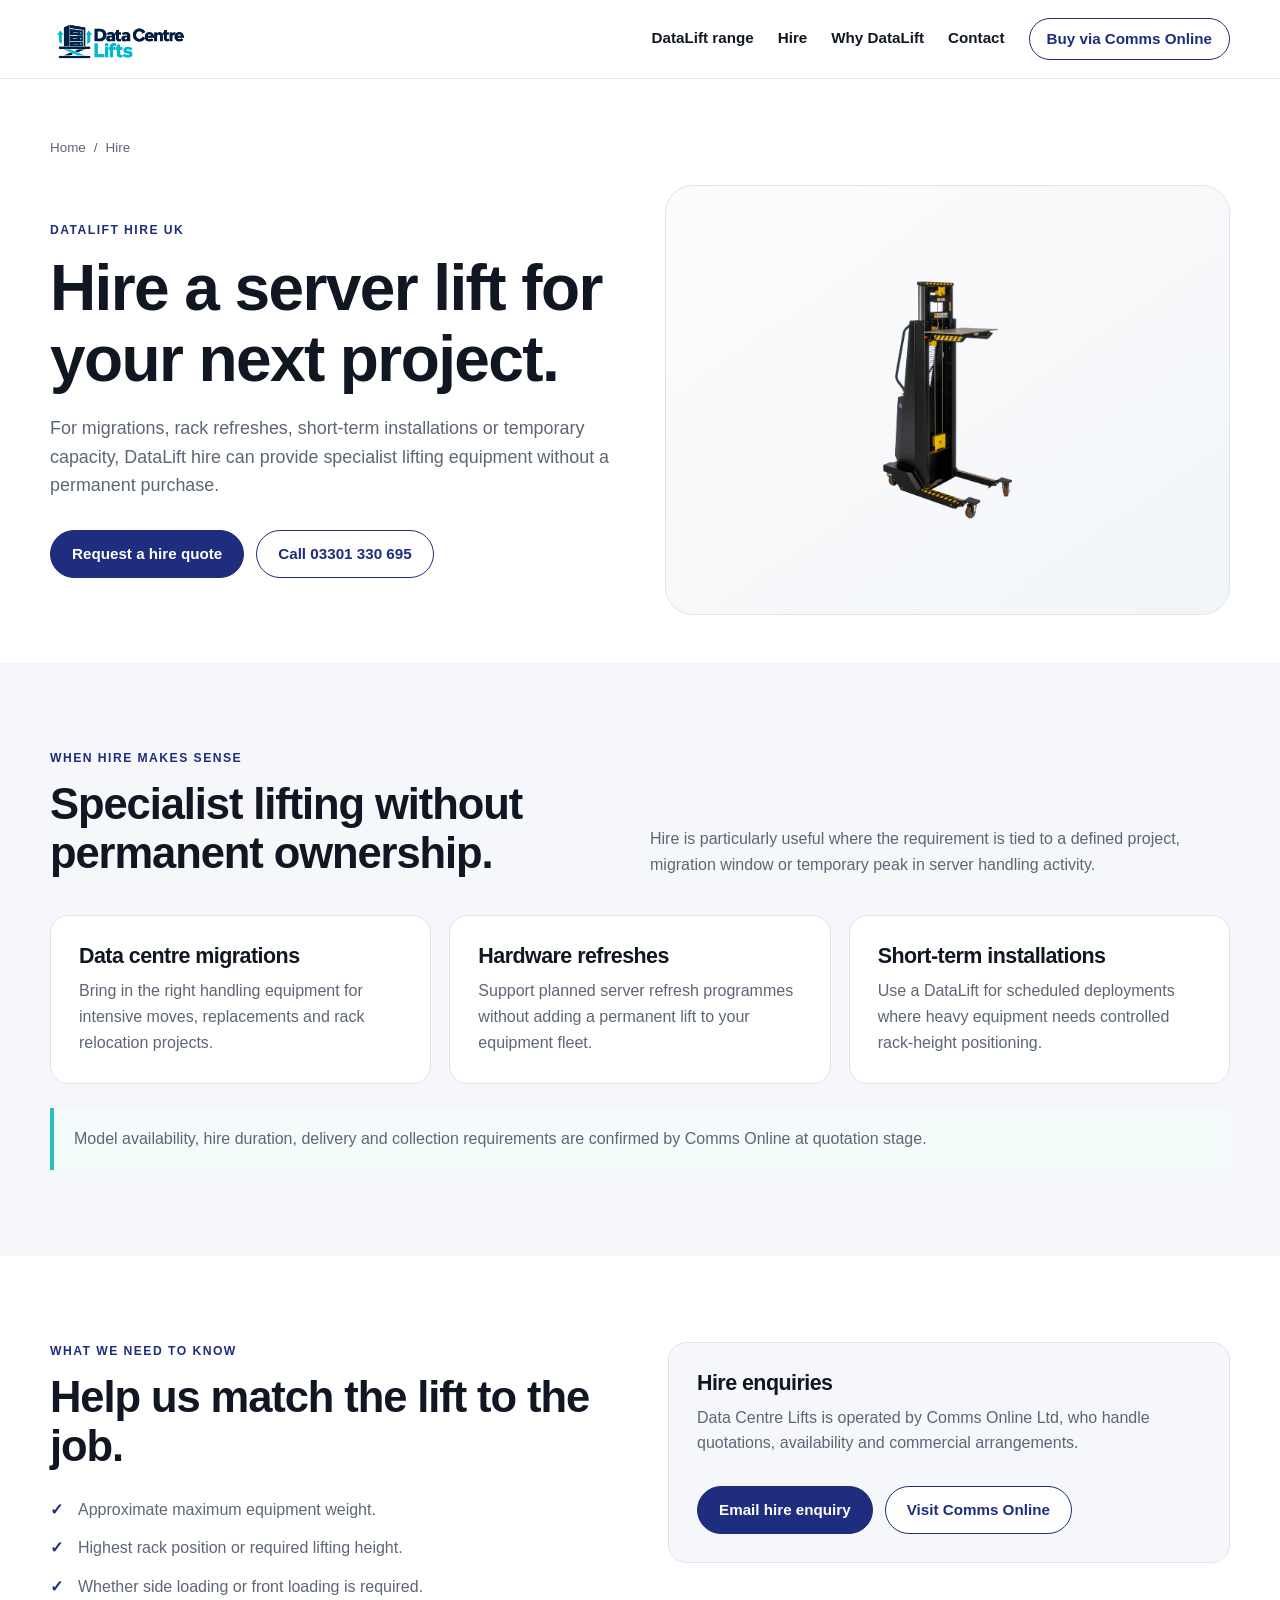
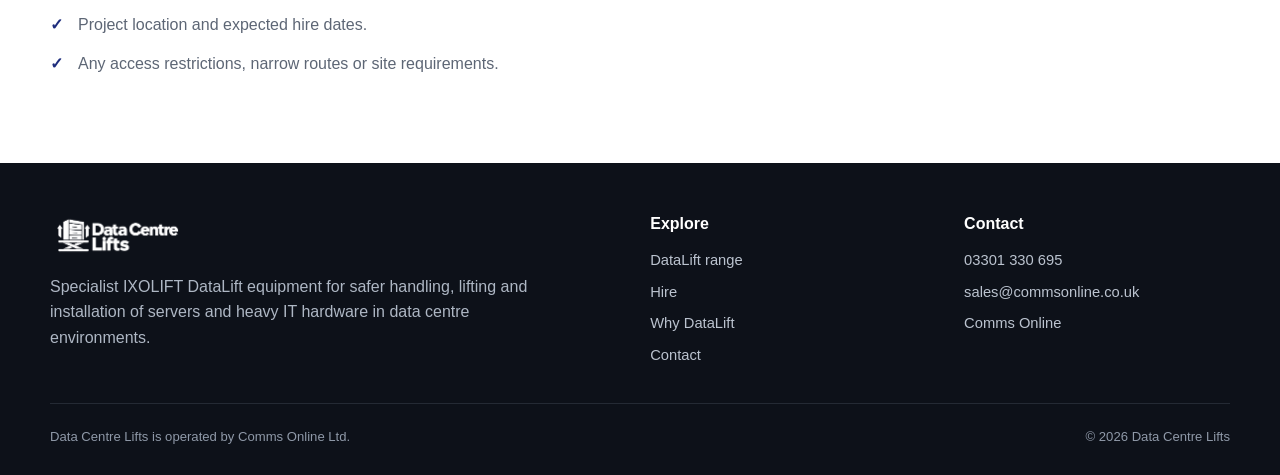
<file: hire.html>
<!doctype html>
    <html lang="en-GB">
    <head>
      <meta charset="utf-8">
      <meta name="viewport" content="width=device-width,initial-scale=1">
      <title>Server Lift Hire UK | IXOLIFT DataLift Hire</title>
      <meta name="description" content="Hire IXOLIFT DataLift server lifting equipment for UK data centre migrations, rack refreshes and short-term installation projects.">
      <link rel="canonical" href="https://datacentrelifts.co.uk/hire.html">
      <meta name="robots" content="index,follow,max-image-preview:large">
      <meta property="og:type" content="website">
      <meta property="og:site_name" content="Data Centre Lifts">
      <meta property="og:title" content="Server Lift Hire UK | IXOLIFT DataLift Hire">
      <meta property="og:description" content="Hire IXOLIFT DataLift server lifting equipment for UK data centre migrations, rack refreshes and short-term installation projects.">
      <meta property="og:url" content="https://datacentrelifts.co.uk/hire.html">
      <meta property="og:image" content="https://datacentrelifts.co.uk/images/og-data-centre-lifts.jpg">
      <meta name="twitter:card" content="summary_large_image">
      <link rel="stylesheet" href="styles.css">
      <link rel="icon" href="images/favicon.png">

    </head>
    <body>

<header class="site-header">
  <div class="container header-inner">
    <a class="brand" href="index.html" aria-label="Data Centre Lifts home">
      <img src="images/data-centre-lifts-logo.png" alt="Data Centre Lifts" onerror="this.style.display='none';this.nextElementSibling.style.display='block';">
      <span class="brand-fallback">DATA CENTRE<br>LIFTS</span>
    </a>
    <button class="menu-btn" aria-label="Open navigation" aria-expanded="false">
      <span></span><span></span><span></span>
    </button>
    <nav class="nav" aria-label="Main navigation">
      <a href="index.html#range">DataLift range</a>
      <a href="hire.html">Hire</a>
      <a href="index.html#why">Why DataLift</a>
      <a href="contact.html">Contact</a>
      <a class="header-cta" href="https://commsonline.co.uk/collections/server-lifters" target="_blank" rel="noopener">Buy via Comms Online</a>
    </nav>
  </div>
</header>

    <main>

<section class="page-hero">
  <div class="container">
    <div class="breadcrumbs"><a href="index.html">Home</a><span>/</span><span>Hire</span></div>
    <div class="page-hero-grid">
      <div>
        <p class="eyebrow">DataLift hire UK</p>
        <h1>Hire a server lift for your next project.</h1>
        <p class="lead">For migrations, rack refreshes, short-term installations or temporary capacity, DataLift hire can provide specialist lifting equipment without a permanent purchase.</p>
        <div class="button-row">
          <a class="btn btn-primary" href="mailto:sales@commsonline.co.uk?subject=DataLift%20hire%20enquiry">Request a hire quote</a>
          <a class="btn btn-secondary" href="tel:03301330695">Call 03301 330 695</a>
        </div>
      </div>
      <div class="page-image" data-placeholder="Add a DataLift in-use image">
        <img src="images/datalift-e-pro-side.webp" alt="IXOLIFT DataLift being used for server installation" onerror="this.remove()">
      </div>
    </div>
  </div>
</section>

<section class="section section-soft">
  <div class="container">
    <div class="section-head">
      <div><p class="eyebrow">When hire makes sense</p><h2>Specialist lifting without permanent ownership.</h2></div>
      <p>Hire is particularly useful where the requirement is tied to a defined project, migration window or temporary peak in server handling activity.</p>
    </div>
    <div class="hire-cards">
      <div class="hire-card"><h3>Data centre migrations</h3><p>Bring in the right handling equipment for intensive moves, replacements and rack relocation projects.</p></div>
      <div class="hire-card"><h3>Hardware refreshes</h3><p>Support planned server refresh programmes without adding a permanent lift to your equipment fleet.</p></div>
      <div class="hire-card"><h3>Short-term installations</h3><p>Use a DataLift for scheduled deployments where heavy equipment needs controlled rack-height positioning.</p></div>
    </div>
    <div class="notice">Model availability, hire duration, delivery and collection requirements are confirmed by Comms Online at quotation stage.</div>
  </div>
</section>

<section class="section">
  <div class="container two-col">
    <div>
      <p class="eyebrow">What we need to know</p>
      <h2>Help us match the lift to the job.</h2>
      <ul class="check-list">
        <li>Approximate maximum equipment weight.</li>
        <li>Highest rack position or required lifting height.</li>
        <li>Whether side loading or front loading is required.</li>
        <li>Project location and expected hire dates.</li>
        <li>Any access restrictions, narrow routes or site requirements.</li>
      </ul>
    </div>
    <div class="info-card">
      <h3>Hire enquiries</h3>
      <p>Data Centre Lifts is operated by Comms Online Ltd, who handle quotations, availability and commercial arrangements.</p>
      <div class="button-row">
        <a class="btn btn-primary" href="mailto:sales@commsonline.co.uk?subject=DataLift%20hire%20enquiry">Email hire enquiry</a>
        <a class="btn btn-secondary" href="https://commsonline.co.uk/collections/server-lifters" target="_blank" rel="noopener">Visit Comms Online</a>
      </div>
    </div>
  </div>
</section>

    </main>

<footer class="site-footer">
  <div class="container">
    <div class="footer-grid">
      <div class="footer-brand">
        <img src="images/data-centre-lifts-logo.png" alt="Data Centre Lifts" onerror="this.style.display='none';">
        <p>Specialist IXOLIFT DataLift equipment for safer handling, lifting and installation of servers and heavy IT hardware in data centre environments.</p>
      </div>
      <div>
        <div class="footer-title">Explore</div>
        <div class="footer-links">
          <a href="index.html#range">DataLift range</a>
          <a href="hire.html">Hire</a>
          <a href="index.html#why">Why DataLift</a>
          <a href="contact.html">Contact</a>
        </div>
      </div>
      <div>
        <div class="footer-title">Contact</div>
        <div class="footer-links">
          <a href="tel:03301330695">03301 330 695</a>
          <a href="mailto:sales@commsonline.co.uk">sales@commsonline.co.uk</a>
          <a href="https://commsonline.co.uk" target="_blank" rel="noopener">Comms Online</a>
        </div>
      </div>
    </div>
    <div class="footer-bottom">
      <div>Data Centre Lifts is operated by Comms Online Ltd.</div>
      <span>© <span data-year></span> Data Centre Lifts</span>
    </div>
  </div>
</footer>

    <script src="script.js"></script>
    </body>
    </html>
</file>
<file: styles.css>
:root{
  --navy:#1e2d7d;
  --navy-dark:#151f55;
  --ink:#111722;
  --muted:#5d6675;
  --line:#dfe4ec;
  --soft:#f5f7fa;
  --white:#ffffff;
  --accent:#27bfc0;
  --max:1180px;
  --radius:18px;
  --shadow:0 16px 42px rgba(17,23,34,.08);
}

*{
  box-sizing:border-box;
}

html{
  scroll-behavior:smooth;
}

body{
  margin:0;
  color:var(--ink);
  background:var(--white);
  font-family:
    Inter,
    ui-sans-serif,
    -apple-system,
    BlinkMacSystemFont,
    "Segoe UI",
    Roboto,
    Arial,
    sans-serif;
  line-height:1.6;
  -webkit-font-smoothing:antialiased;
}

img{
  max-width:100%;
  display:block;
}

a{
  color:inherit;
  text-decoration:none;
}

button,
input,
textarea,
select{
  font:inherit;
}

.container{
  width:min(
    calc(100% - 40px),
    var(--max)
  );
  margin-inline:auto;
}

.eyebrow{
  margin:0 0 12px;
  color:var(--navy);
  font-size:.76rem;
  font-weight:800;
  letter-spacing:.12em;
  text-transform:uppercase;
}

h1,
h2,
h3{
  margin:0;
  line-height:1.12;
  letter-spacing:-.025em;
}

h1{
  font-size:clamp(
    2.45rem,
    5vw,
    4.6rem
  );
  max-width:900px;
}

h2{
  font-size:clamp(
    2rem,
    3.4vw,
    3.2rem
  );
}

h3{
  font-size:1.34rem;
}

p{
  margin:0;
  color:var(--muted);
}

.lead{
  font-size:1.12rem;
  max-width:720px;
}

.small{
  font-size:.92rem;
}

/* HEADER */

.site-header{
  position:sticky;
  top:0;
  z-index:50;
  background:rgba(255,255,255,.94);
  border-bottom:
    1px solid rgba(223,228,236,.9);
  backdrop-filter:blur(14px);
}

.header-inner{
  min-height:78px;
  display:flex;
  align-items:center;
  justify-content:space-between;
  gap:28px;
}

.brand{
  display:flex;
  align-items:center;
  min-width:210px;
}

.brand img{
  height:47px;
  width:auto;
  max-width:265px;
  object-fit:contain;
}

.brand-fallback{
  display:none;
  color:var(--navy);
  font-weight:850;
  font-size:1.15rem;
  line-height:1.05;
}

.nav{
  display:flex;
  align-items:center;
  gap:24px;
  font-size:.95rem;
  font-weight:650;
}

.nav a{
  padding:9px 0;
  border-bottom:
    2px solid transparent;
}

.nav a:hover,
.nav a[aria-current="page"]{
  color:var(--navy);
  border-color:var(--accent);
}

.header-cta{
  display:inline-flex;
  align-items:center;
  justify-content:center;
  min-height:42px;
  padding:0 17px!important;
  border:
    1px solid var(--navy)!important;
  border-radius:999px;
  color:var(--navy)!important;
}

.header-cta:hover{
  background:var(--navy);
  color:white!important;
}

.menu-btn{
  display:none;
  border:0;
  background:transparent;
  padding:8px;
  cursor:pointer;
}

.menu-btn span{
  display:block;
  width:24px;
  height:2px;
  background:var(--ink);
  margin:5px 0;
}

/* HERO */

.hero{
  position:relative;
  padding:88px 0 78px;
  overflow:hidden;
}

.hero-network{
  isolation:isolate;
  color:white;
  background:
    radial-gradient(
      circle at 76% 40%,
      rgba(39,191,192,.14),
      transparent 30%
    ),
    linear-gradient(
      118deg,
      #08101d 0%,
      #10192b 52%,
      #09111f 100%
    );
}

.network-canvas{
  position:absolute;
  inset:0;
  z-index:-3;
  width:100%;
  height:100%;
  pointer-events:none;
}

.hero-orb{
  position:absolute;
  z-index:-2;
  border-radius:50%;
  filter:blur(2px);
  pointer-events:none;
}

.hero-orb-one{
  width:520px;
  height:520px;
  right:-210px;
  top:-240px;
  background:
    radial-gradient(
      circle,
      rgba(39,191,192,.12),
      transparent 68%
    );
}

.hero-orb-two{
  width:420px;
  height:420px;
  left:-220px;
  bottom:-280px;
  background:
    radial-gradient(
      circle,
      rgba(255,197,38,.07),
      transparent 70%
    );
}

.hero-grid{
  position:relative;
  z-index:2;
  display:grid;
  grid-template-columns:
    minmax(0,1.02fr)
    minmax(380px,.98fr);
  gap:54px;
  align-items:center;
}

.hero-copy .eyebrow{
  color:#71d9da;
}

.hero-copy h1{
  color:white;
  text-shadow:
    0 12px 38px rgba(0,0,0,.18);
}

.hero-copy .lead{
  margin-top:24px;
  color:#c7cfdb;
  max-width:690px;
}

.hero-product-wrap{
  position:relative;
  min-height:520px;
  display:flex;
  align-items:center;
  justify-content:center;
}

.hero-product-glow{
  position:absolute;
  width:76%;
  aspect-ratio:1;
  border-radius:50%;
  background:
    radial-gradient(
      circle,
      rgba(39,191,192,.24),
      rgba(39,191,192,.07) 38%,
      transparent 70%
    );
  filter:blur(8px);
  transform:translateY(3%);
}

.hero-product{
  position:relative;
  z-index:2;
  width:min(96%,540px);
  max-height:550px;
  object-fit:contain;
  filter:
    drop-shadow(
      0 28px 34px rgba(0,0,0,.42)
    );
}

.hero-model-badge{
  position:absolute;
  z-index:3;
  right:2%;
  bottom:8%;
  display:flex;
  align-items:center;
  gap:14px;
  padding:11px 15px;
  border:
    1px solid rgba(255,255,255,.16);
  border-radius:999px;
  color:#dce2eb;
  background:rgba(8,16,29,.68);
  backdrop-filter:blur(12px);
  box-shadow:
    0 12px 32px rgba(0,0,0,.18);
  font-size:.82rem;
}

.hero-model-badge strong{
  color:white;
  font-size:.94rem;
}

.btn-hero-primary{
  background:#fff;
  border-color:#fff;
  color:#0c1524;
}

.btn-hero-primary:hover{
  background:#eef3f7;
  border-color:#eef3f7;
  transform:translateY(-1px);
}

.btn-hero-secondary{
  border-color:
    rgba(255,255,255,.4);
  background:
    rgba(255,255,255,.06);
  color:#fff;
}

.btn-hero-secondary:hover{
  background:
    rgba(255,255,255,.12);
  transform:translateY(-1px);
}

.button-row{
  display:flex;
  flex-wrap:wrap;
  gap:12px;
  margin-top:30px;
}

.btn{
  display:inline-flex;
  align-items:center;
  justify-content:center;
  min-height:48px;
  padding:0 21px;
  border-radius:999px;
  border:1px solid var(--navy);
  font-weight:750;
  font-size:.95rem;
  transition:.18s ease;
}

.btn-primary{
  background:var(--navy);
  color:white;
}

.btn-primary:hover{
  background:var(--navy-dark);
  transform:translateY(-1px);
}

.btn-secondary{
  background:white;
  color:var(--navy);
}

.btn-secondary:hover{
  background:var(--soft);
  transform:translateY(-1px);
}

.btn-dark{
  background:var(--ink);
  border-color:var(--ink);
  color:white;
}

.btn-light{
  background:white;
  border-color:white;
  color:var(--navy);
}

.hero-image,
.product-image,
.page-image{
  position:relative;
  min-height:460px;
  background:
    linear-gradient(
      145deg,
      rgba(30,45,125,.06),
      rgba(39,191,192,.08)
    ),
    var(--soft);
  border:1px solid var(--line);
  border-radius:28px;
  overflow:hidden;
}

.hero-image:before,
.product-image:before,
.page-image:before{
  content:attr(data-placeholder);
  position:absolute;
  inset:0;
  display:grid;
  place-items:center;
  padding:30px;
  color:#8b94a3;
  text-align:center;
  font-weight:700;
}

.hero-image img,
.product-image img,
.page-image img{
  position:absolute;
  inset:0;
  width:100%;
  height:100%;
  object-fit:cover;
  background:white;
}

.hero-note{
  display:flex;
  gap:24px;
  flex-wrap:wrap;
  margin-top:28px;
  color:#b7c0cd;
  font-size:.88rem;
}

.hero-note span:before{
  content:"•";
  color:var(--accent);
  font-size:1.3em;
  margin-right:8px;
}

/* STATS */

.stats{
  border-block:
    1px solid var(--line);
  background:var(--soft);
}

.stats-grid{
  display:grid;
  grid-template-columns:
    repeat(4,1fr);
}

.stat{
  padding:25px 24px;
  border-right:
    1px solid var(--line);
}

.stat:first-child{
  padding-left:0;
}

.stat:last-child{
  border-right:0;
}

.stat strong{
  display:block;
  font-size:1.5rem;
  color:var(--navy);
  line-height:1.1;
}

.stat span{
  display:block;
  margin-top:5px;
  color:var(--muted);
  font-size:.9rem;
}

/* MAIN SECTIONS */

.section{
  padding:86px 0;
}

.section-soft{
  background:var(--soft);
}

.section-dark{
  background:var(--ink);
  color:white;
}

.section-dark p,
.section-dark .eyebrow{
  color:#cbd2dc;
}

.section-dark .eyebrow{
  color:#6bd7d8;
}

.section-head{
  display:flex;
  align-items:end;
  justify-content:space-between;
  gap:30px;
  margin-bottom:38px;
}

.section-head p{
  max-width:580px;
}

/* PRODUCTS */

.product-grid{
  display:grid;
  grid-template-columns:
    repeat(2,1fr);
  gap:22px;
}

.product-card{
  overflow:hidden;
  border:
    1px solid var(--line);
  border-radius:var(--radius);
  background:white;
  box-shadow:
    0 8px 24px
    rgba(17,23,34,.035);
}

.product-image{
  min-height:350px;
  border:0;
  border-radius:0;
  border-bottom:
    1px solid var(--line);
}

.product-image img{
  object-fit:contain;
  padding:24px;
  background:
    linear-gradient(
      145deg,
      #fbfcfd,
      #f2f5f8
    );
}

.product-body{
  padding:28px;
}

.product-topline{
  display:flex;
  align-items:center;
  justify-content:space-between;
  gap:16px;
  margin-bottom:12px;
}

.pill{
  display:inline-flex;
  padding:6px 10px;
  border-radius:999px;
  background:#edf0fa;
  color:var(--navy);
  font-size:.74rem;
  font-weight:800;
  letter-spacing:.04em;
  text-transform:uppercase;
}

.capacity{
  color:var(--navy);
  font-weight:850;
  font-size:1.05rem;
}

.product-card p{
  margin-top:12px;
}

.spec-mini{
  display:grid;
  grid-template-columns:
    repeat(3,1fr);
  gap:10px;
  margin:22px 0 0;
}

.spec-mini div{
  padding:12px;
  border-radius:12px;
  background:var(--soft);
}

.spec-mini strong{
  display:block;
  font-size:.92rem;
}

.spec-mini span{
  display:block;
  color:var(--muted);
  font-size:.78rem;
  margin-top:3px;
}

.text-link{
  display:inline-flex;
  align-items:center;
  gap:8px;
  margin-top:22px;
  color:var(--navy);
  font-weight:800;
}

.text-link:hover{
  gap:11px;
}

/* FEATURES */

.feature-grid{
  display:grid;
  grid-template-columns:
    repeat(3,1fr);
  gap:18px;
  margin-top:36px;
}

.feature{
  padding:26px;
  border:
    1px solid var(--line);
  border-radius:16px;
  background:white;
}

.feature-no{
  width:34px;
  height:34px;
  display:grid;
  place-items:center;
  border-radius:10px;
  background:#edf0fa;
  color:var(--navy);
  font-size:.82rem;
  font-weight:850;
  margin-bottom:18px;
}

.feature p{
  margin-top:10px;
}

/* COMPARISON */

.comparison-wrap{
  overflow:auto;
  margin-top:34px;
  border:
    1px solid var(--line);
  border-radius:16px;
}

.comparison{
  width:100%;
  min-width:790px;
  border-collapse:collapse;
  background:white;
}

.comparison th,
.comparison td{
  padding:18px 20px;
  text-align:left;
  border-bottom:
    1px solid var(--line);
}

.comparison th{
  font-size:.82rem;
  text-transform:uppercase;
  letter-spacing:.04em;
  color:var(--muted);
  background:#fafbfc;
}

.comparison tr:last-child td{
  border-bottom:0;
}

.comparison td:first-child{
  font-weight:750;
}

/* CTA */

.cta-panel{
  display:grid;
  grid-template-columns:
    1.3fr .7fr;
  gap:36px;
  align-items:center;
  padding:42px;
  border-radius:24px;
  background:var(--navy);
  color:white;
}

.cta-panel p{
  color:#dfe3f6;
  margin-top:14px;
  max-width:650px;
}

.cta-actions{
  display:flex;
  justify-content:flex-end;
  flex-wrap:wrap;
  gap:10px;
}

/* FOOTER */

.site-footer{
  padding:48px 0 28px;
  background:#0d1119;
  color:white;
}

.footer-grid{
  display:grid;
  grid-template-columns:
    1.35fr .65fr .65fr;
  gap:48px;
}

.footer-brand img{
  height:45px;
  width:auto;
  max-width:260px;
  filter:
    brightness(0)
    invert(1);
}

.footer-brand p{
  color:#aeb7c4;
  margin-top:18px;
  max-width:520px;
}

.footer-title{
  font-weight:800;
  margin-bottom:13px;
}

.footer-links{
  display:grid;
  gap:8px;
  color:#bbc3cf;
  font-size:.92rem;
}

.footer-links a:hover{
  color:white;
}

.footer-bottom{
  display:flex;
  justify-content:space-between;
  gap:20px;
  margin-top:36px;
  padding-top:22px;
  border-top:
    1px solid #242a34;
  color:#8f99a8;
  font-size:.82rem;
}

/* INNER PAGES */

.page-hero{
  padding:58px 0 48px;
}

.breadcrumbs{
  display:flex;
  gap:8px;
  color:var(--muted);
  font-size:.84rem;
  margin-bottom:26px;
}

.breadcrumbs a:hover{
  color:var(--navy);
}

.page-hero-grid{
  display:grid;
  grid-template-columns:
    1fr 1fr;
  gap:50px;
  align-items:center;
}

.page-hero .lead{
  margin-top:18px;
}

.page-image{
  min-height:430px;
}

.page-image img{
  object-fit:contain;
  padding:24px;
  background:
    linear-gradient(
      145deg,
      #fbfcfd,
      #f2f5f8
    );
}

.key-specs{
  display:grid;
  grid-template-columns:
    repeat(4,1fr);
  gap:12px;
  margin-top:30px;
}

.key-spec{
  border:
    1px solid var(--line);
  border-radius:14px;
  padding:15px;
  background:white;
}

.key-spec strong{
  display:block;
  color:var(--navy);
}

.key-spec span{
  display:block;
  color:var(--muted);
  font-size:.78rem;
  margin-top:3px;
}

.two-col{
  display:grid;
  grid-template-columns:
    1fr 1fr;
  gap:56px;
  align-items:start;
}

.check-list{
  list-style:none;
  padding:0;
  margin:26px 0 0;
  display:grid;
  gap:13px;
}

.check-list li{
  position:relative;
  padding-left:28px;
  color:var(--muted);
}

.check-list li:before{
  content:"✓";
  position:absolute;
  left:0;
  top:0;
  color:var(--navy);
  font-weight:900;
}

.spec-table{
  width:100%;
  border-collapse:collapse;
  margin-top:24px;
  border:
    1px solid var(--line);
}

.spec-table th,
.spec-table td{
  padding:14px 16px;
  border-bottom:
    1px solid var(--line);
  text-align:left;
}

.spec-table th{
  width:48%;
  background:var(--soft);
  font-size:.88rem;
}

.spec-table tr:last-child th,
.spec-table tr:last-child td{
  border-bottom:0;
}

.info-card{
  padding:28px;
  border-radius:18px;
  background:var(--soft);
  border:
    1px solid var(--line);
}

.info-card h3{
  margin-bottom:10px;
}

.hire-cards{
  display:grid;
  grid-template-columns:
    repeat(3,1fr);
  gap:18px;
  margin-top:34px;
}

.hire-card{
  padding:28px;
  border:
    1px solid var(--line);
  border-radius:18px;
  background:white;
}

.hire-card p{
  margin-top:10px;
}

.contact-grid{
  display:grid;
  grid-template-columns:
    1fr 1fr;
  gap:24px;
  margin-top:34px;
}

.contact-card{
  padding:30px;
  border:
    1px solid var(--line);
  border-radius:18px;
  background:white;
}

.contact-card strong{
  display:block;
  font-size:1.12rem;
  margin-bottom:8px;
}

.contact-card a{
  color:var(--navy);
  font-weight:800;
}

.notice{
  margin-top:24px;
  padding:18px 20px;
  border-left:
    4px solid var(--accent);
  background:#f3fbfb;
  color:var(--muted);
}

/* PRODUCT GALLERY */

.product-gallery-section{
  padding:0 0 26px;
  background:white;
}

.product-gallery{
  display:grid;
  grid-template-columns:
    repeat(3,1fr);
  gap:14px;
}

.product-gallery figure{
  margin:0;
  border:
    1px solid var(--line);
  border-radius:16px;
  overflow:hidden;
  background:var(--soft);
}

.product-gallery figure img{
  width:100%;
  height:280px;
  object-fit:contain;
  padding:18px;
  background:
    linear-gradient(
      145deg,
      #fbfcfd,
      #f2f5f8
    );
}

.product-gallery figcaption{
  padding:11px 14px;
  border-top:
    1px solid var(--line);
  color:var(--muted);
  font-size:.82rem;
  font-weight:700;
}

/* TABLET */

@media (max-width:900px){

  .menu-btn{
    display:block;
  }

  .nav{
    position:absolute;
    left:0;
    right:0;
    top:77px;
    display:none;
    padding:16px 20px 22px;
    flex-direction:column;
    align-items:stretch;
    gap:2px;
    background:white;
    border-bottom:
      1px solid var(--line);
  }

  .nav.open{
    display:flex;
  }

  .nav a{
    padding:11px 0;
  }

  .header-cta{
    margin-top:8px;
  }

  .hero{
    padding:62px 0 56px;
  }

  .hero-grid,
  .page-hero-grid,
  .two-col,
  .cta-panel{
    grid-template-columns:1fr;
  }

  .hero-product-wrap{
    min-height:430px;
  }

  .hero-product{
    max-height:450px;
  }

  .hero-image{
    min-height:390px;
  }

  .stats-grid{
    grid-template-columns:
      repeat(2,1fr);
  }

  .stat{
    border-bottom:
      1px solid var(--line);
  }

  .stat:nth-child(2){
    border-right:0;
  }

  .product-grid{
    grid-template-columns:1fr;
  }

  .feature-grid{
    grid-template-columns:
      1fr 1fr;
  }

  .key-specs{
    grid-template-columns:
      repeat(2,1fr);
  }

  .cta-actions{
    justify-content:flex-start;
  }

  .footer-grid{
    grid-template-columns:
      1fr 1fr;
  }

  .footer-brand{
    grid-column:1/-1;
  }
}

/* MOBILE */

@media (max-width:620px){

  .container{
    width:min(
      calc(100% - 28px),
      var(--max)
    );
  }

  h1{
    font-size:2.5rem;
  }

  h2{
    font-size:2rem;
  }

  .header-inner{
    min-height:70px;
  }

  .brand img{
    height:40px;
    max-width:225px;
  }

  .nav{
    top:69px;
  }

  .hero{
    padding:44px 0 46px;
  }

  .hero-grid{
    gap:20px;
  }

  .hero-product-wrap{
    min-height:340px;
    margin-top:10px;
  }

  .hero-product{
    width:min(92%,370px);
    max-height:360px;
  }

  .hero-model-badge{
    right:0;
    bottom:2%;
    font-size:.76rem;
  }

  .hero-image,
  .page-image{
    min-height:310px;
    border-radius:20px;
  }

  .stats-grid{
    grid-template-columns:
      1fr 1fr;
  }

  .stat{
    padding:18px 14px;
  }

  .stat:first-child{
    padding-left:14px;
  }

  .section{
    padding:62px 0;
  }

  .section-head{
    display:block;
  }

  .section-head p{
    margin-top:15px;
  }

  .feature-grid,
  .hire-cards,
  .contact-grid,
  .footer-grid{
    grid-template-columns:1fr;
  }

  .spec-mini{
    grid-template-columns:
      1fr 1fr;
  }

  .product-image{
    min-height:280px;
  }

  .product-body{
    padding:22px;
  }

  .cta-panel{
    padding:28px;
  }

  .key-specs{
    grid-template-columns:
      1fr 1fr;
  }

  .footer-brand{
    grid-column:auto;
  }

  .footer-bottom{
    display:block;
  }

  .footer-bottom span{
    display:block;
    margin-top:8px;
  }

  .product-gallery{
    grid-template-columns:1fr;
  }

  .product-gallery figure img{
    height:300px;
  }
}

/* REDUCED MOTION */

@media (prefers-reduced-motion: reduce){

  html{
    scroll-behavior:auto;
  }

  .network-canvas{
    display:none;
  }

  .btn{
    transition:none;
  }
}
</file>
